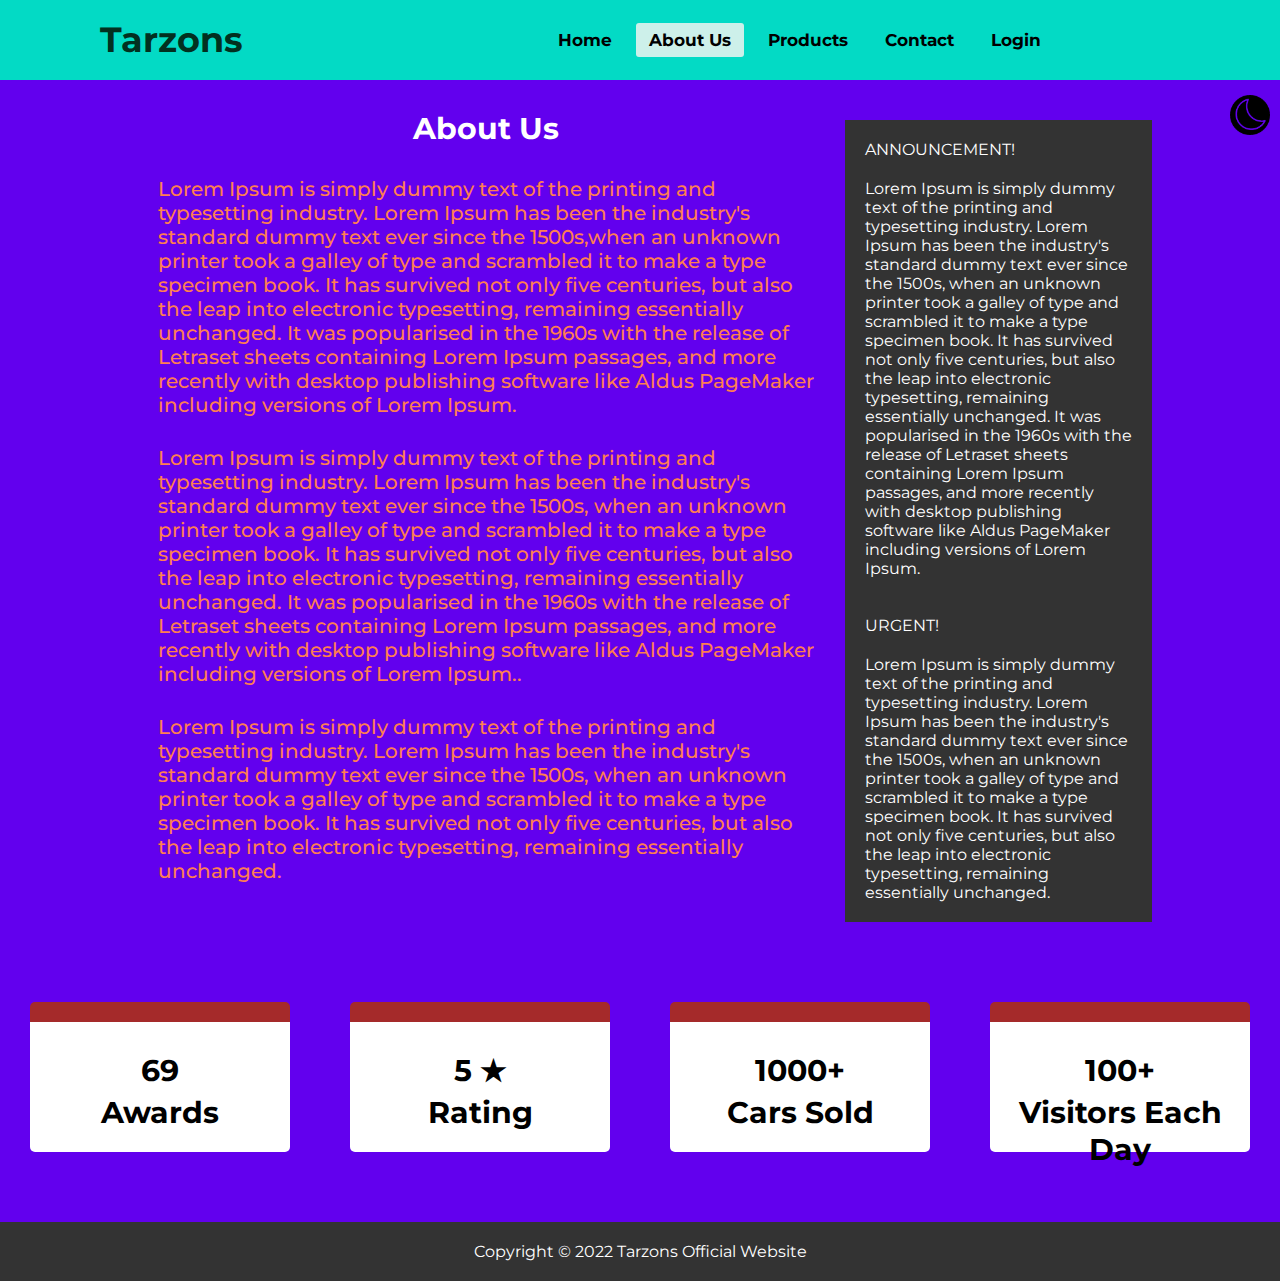
<file: about.html>
<html lang="en">
  <head>
    <meta charset="UTF-8" />
    <meta http-equiv="X-UA-Compatible" content="IE=edge" />
    <meta name="viewport" content="width=device-width, initial-scale=1.0" />
    <title>Document</title>
    <link rel="preconnect" href="https://fonts.googleapis.com" />
    <link rel="preconnect" href="https://fonts.gstatic.com" crossorigin />
    <link
      href="https://fonts.googleapis.com/css?family=Montserrat"
      rel="stylesheet"
    />
    <link
      href="https://fonts.googleapis.com/css?family=Poppins"
      rel="stylesheet"
    />
    <link rel="icon" type="image/x-icon" href="/img/favicon.png" />
  </head>
  <link rel="stylesheet" href="css/style.css" />
  <script src="index.js"></script>

  <body>
    <nav id="nav">
      <label id="name" class="name">Tarzons</label>
      <ul>
        <li><a href="/" id="a1">Home</a></li>
        <li id="hi"><a class="active" href="#" id="hi">About Us</a></li>
        <li><a href="products" id="a1">Products</a></li>
        <li><a href="contact" id="a1">Contact</a></li>
        <li><a href="user" id="a1">Login</a></li>
        <img id="moon" src="img/moon.png" class="moon" onclick="changeBG()" />
      </ul>
    </nav>
    <div class="container">
      <section class="main">
        <h1 class="aboutus">About Us</h1>
        <p class="lorem">
          Lorem Ipsum is simply dummy text of the printing and typesetting
          industry. Lorem Ipsum has been the industry's standard dummy text ever
          since the 1500s,when an unknown printer took a galley of type and
          scrambled it to make a type specimen book. It has survived not only
          five centuries, but also the leap into electronic typesetting,
          remaining essentially unchanged. It was popularised in the 1960s with
          the release of Letraset sheets containing Lorem Ipsum passages, and
          more recently with desktop publishing software like Aldus PageMaker
          including versions of Lorem Ipsum.
        </p>
        <br />
        <p class="lorem">
          Lorem Ipsum is simply dummy text of the printing and typesetting
          industry. Lorem Ipsum has been the industry's standard dummy text ever
          since the 1500s, when an unknown printer took a galley of type and
          scrambled it to make a type specimen book. It has survived not only
          five centuries, but also the leap into electronic typesetting,
          remaining essentially unchanged. It was popularised in the 1960s with
          the release of Letraset sheets containing Lorem Ipsum passages, and
          more recently with desktop publishing software like Aldus PageMaker
          including versions of Lorem Ipsum..
        </p>
        <br />
        <p class="lorem">
          Lorem Ipsum is simply dummy text of the printing and typesetting
          industry. Lorem Ipsum has been the industry's standard dummy text ever
          since the 1500s, when an unknown printer took a galley of type and
          scrambled it to make a type specimen book. It has survived not only
          five centuries, but also the leap into electronic typesetting,
          remaining essentially unchanged.
        </p>
      </section>
      <aside class="sidebar">
        <p style="margin-bottom: 20px">ANNOUNCEMENT!</p>
        <p>
          Lorem Ipsum is simply dummy text of the printing and typesetting
          industry. Lorem Ipsum has been the industry's standard dummy text ever
          since the 1500s, when an unknown printer took a galley of type and
          scrambled it to make a type specimen book. It has survived not only
          five centuries, but also the leap into electronic typesetting,
          remaining essentially unchanged. It was popularised in the 1960s with
          the release of Letraset sheets containing Lorem Ipsum passages, and
          more recently with desktop publishing software like Aldus PageMaker
          including versions of Lorem Ipsum.
        </p>
        <br />
        <br />
        <p style="margin-bottom: 20px">URGENT!</p>
        <p>
          Lorem Ipsum is simply dummy text of the printing and typesetting
          industry. Lorem Ipsum has been the industry's standard dummy text ever
          since the 1500s, when an unknown printer took a galley of type and
          scrambled it to make a type specimen book. It has survived not only
          five centuries, but also the leap into electronic typesetting,
          remaining essentially unchanged.
          <br />
        </p>
      </aside>
    </div>
    <div class="proboi">
      <div class="smallboi">
        <h1 class="number">69</h1>
        <h1 class="award">Awards</h1>
      </div>
      <div class="smallboi">
        <h1 class="number">5 &#9733;</h1>
        <h1 class="award">Rating</h1>
      </div>
      <div class="smallboi">
        <h1 class="number">1000+</h1>
        <h1 class="award">Cars Sold</h1>
      </div>
      <div class="smallboi">
        <h1 class="number">100+</h1>
        <h1 class="award">Visitors Each Day</h1>
      </div>
    </div>
    <footer>
      <p>Copyright &copy; 2022 Tarzons Official Website</p>
    </footer>
  </body>
</html>
</file>
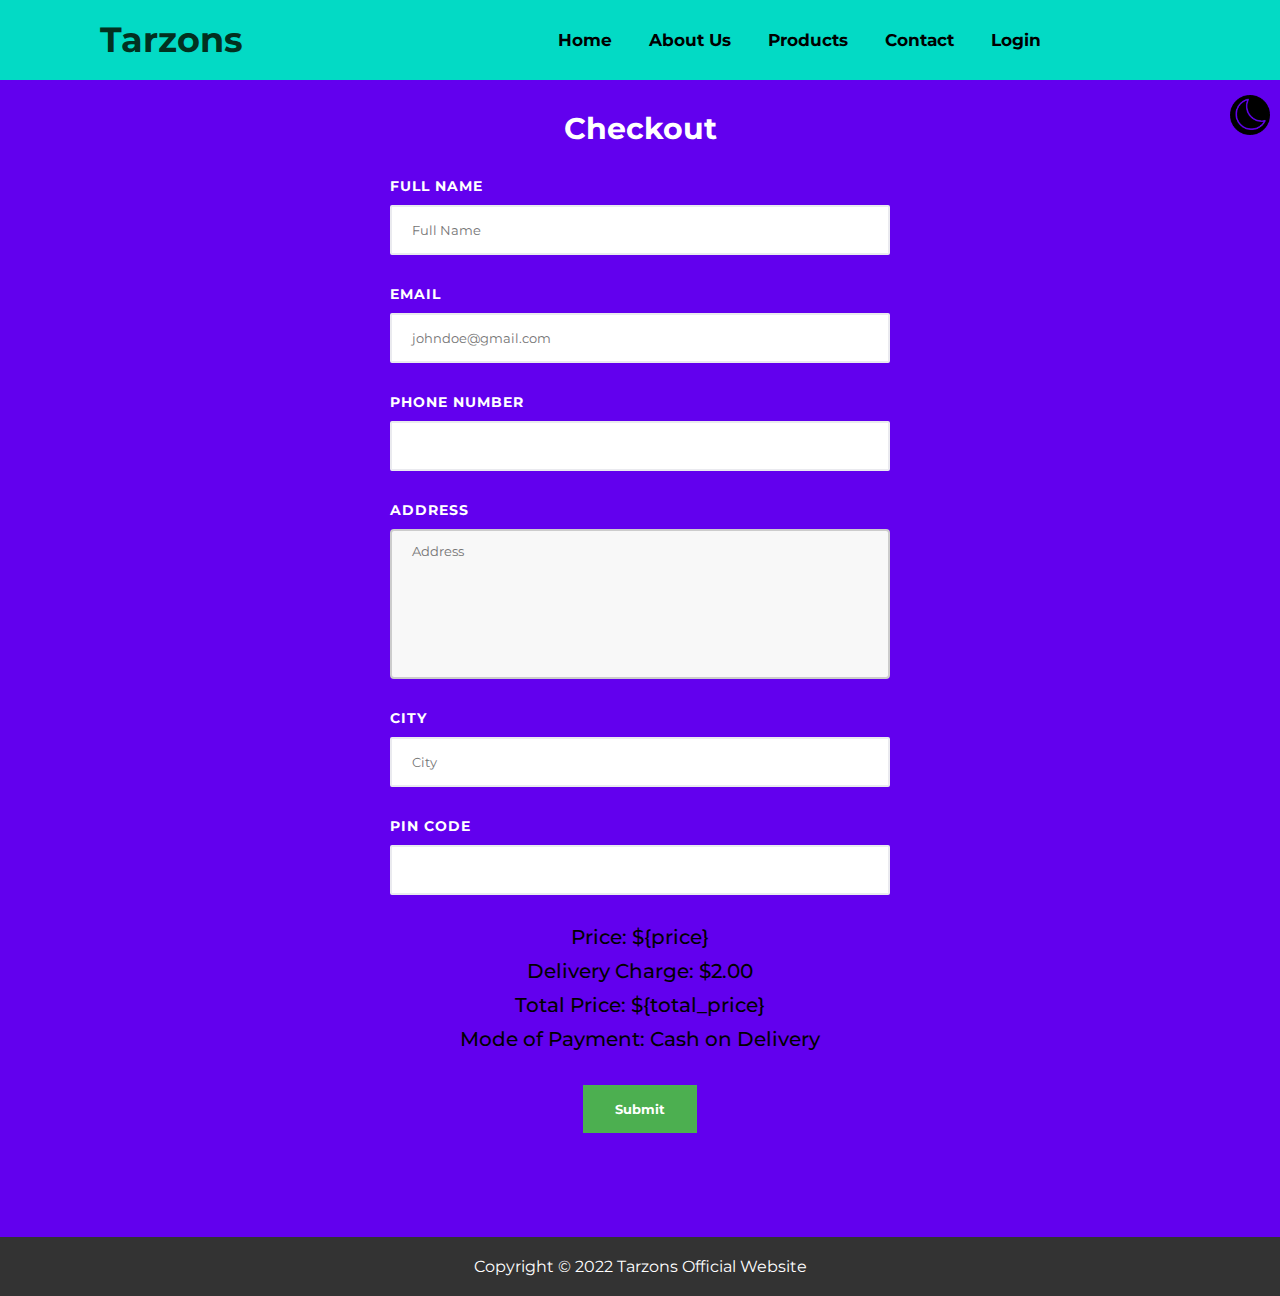
<file: checkout.html>
<html lang="en">
  <head>
    <meta charset="UTF-8" />
    <meta http-equiv="X-UA-Compatible" content="IE=edge" />
    <meta name="viewport" content="width=device-width, initial-scale=1.0" />
    <title>Tarzons</title>
    <link rel="preconnect" href="https://fonts.googleapis.com" />
    <link rel="preconnect" href="https://fonts.gstatic.com" crossorigin />
    <link
      href="https://fonts.googleapis.com/css?family=Montserrat"
      rel="stylesheet"
    />
    <link
      href="https://fonts.googleapis.com/css?family=Poppins"
      rel="stylesheet"
    />
    <link rel="stylesheet" href="css/style.css" />
    <link rel="icon" type="image/x-icon" href="/img/favicon.png" />
  </head>

  <body>
    <nav id="nav">
      <label id="name" class="name">Tarzons</label>
      <ul>
        <li><a href="/" id="a1">Home</a></li>
        <li id="hi"><a href="about" id="hi">About Us</a></li>
        <li><a href="products" id="a1">Products</a></li>
        <li><a href="contact" id="a1">Contact</a></li>
        <li><a href="user" id="a1">Login</a></li>
        <img id="moon" src="img/moon.png" class="moon" onclick="changeBG()" />
      </ul>
    </nav>
    <h1 class="checkout">Checkout</h1>
    <form>
      <div class="input-group">
        <label for="name">Full Name</label>
        <input
          type="text"
          name="Name"
          id="Name"
          placeholder="Full Name"
          required
        />
      </div>

      <div class="input-group">
        <label for="email">Email</label>
        <input
          type="email"
          name="email"
          id="email"
          placeholder="johndoe@gmail.com"
          required
        />
      </div>

      <div class="input-group">
        <label for="phone">Phone Number</label>
        <input type="number" name="Mobile no" id="Mobile no" required />
      </div>

      <div class="input-group">
        <label for="address">Address</label>
        <textarea
          id="Address"
          name="Address"
          placeholder="Address"
          required
        ></textarea>
      </div>

      <div class="input-group">
        <label for="name">City</label>
        <input type="text" name="Name" id="Name" placeholder="City" required />
      </div>

      <div class="input-group">
        <label for="phone">Pin Code</label>
        <input type="number" name="Mobile no" id="Mobile no" required />
      </div>

      <p class="priceoof">Price: ${price}</p>
      <p class="priceoof">Delivery Charge: $2.00</p>
      <p class="priceoof">Total Price: ${total_price}</p>
      <p class="priceoof">Mode of Payment: Cash on Delivery</p>

      <div class="input-group">
        <button type="submit" value="Submit" id="submit">Submit</button>
      </div>
    </form>
    <div id="spacer" style="margin-bottom: 100px"></div>
    <footer>
      <p>Copyright &copy; 2022 Tarzons Official Website</p>
    </footer>
    <script src="index.js"></script>
  </body>
</html>
</file>
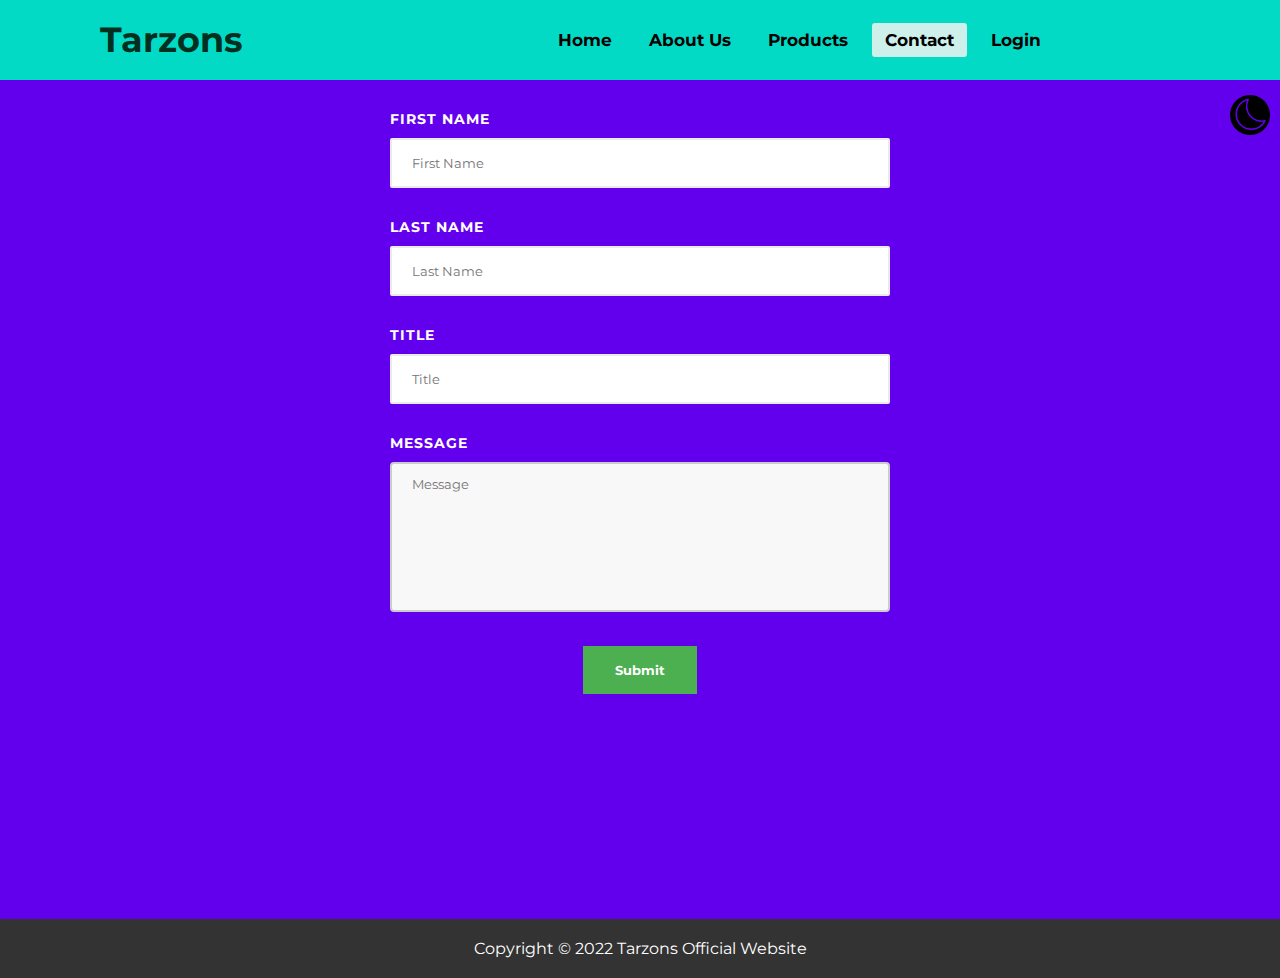
<file: contact.html>
<html lang="en">
  <head>
    <meta charset="UTF-8" />
    <meta http-equiv="X-UA-Compatible" content="IE=edge" />
    <meta name="viewport" content="width=device-width, initial-scale=1.0" />
    <title>Tarzons</title>
    <link rel="preconnect" href="https://fonts.googleapis.com" />
    <link rel="preconnect" href="https://fonts.gstatic.com" crossorigin />
    <link
      href="https://fonts.googleapis.com/css?family=Montserrat"
      rel="stylesheet"
    />
    <link
      href="https://fonts.googleapis.com/css?family=Poppins"
      rel="stylesheet"
    />
    <link rel="stylesheet" href="css/style.css" />
    <link rel="icon" type="image/x-icon" href="/img/favicon.png" />
  </head>

  <body>
    <nav id="nav">
      <label id="name" class="name">Tarzons</label>
      <ul>
        <li><a href="/" id="a1">Home</a></li>
        <li id="hi"><a href="about" id="hi">About Us</a></li>
        <li><a href="products" id="a1">Products</a></li>
        <li><a class="active" href="contact" id="a1">Contact</a></li>
        <li><a href="user" id="a1">Login</a></li>
        <img id="moon" src="img/moon.png" class="moon" onclick="changeBG()" />
      </ul>
    </nav>
    <form>
      <div class="input-group">
        <label for="name">First Name</label>
        <input
          type="text"
          name="Name"
          id="Name"
          placeholder="First Name"
          required
        />
      </div>

      <div class="input-group">
        <label for="father">Last Name</label>
        <input
          type="text"
          name="Name"
          id="Name"
          placeholder="Last Name"
          required
        />
      </div>

      <div class="input-group">
        <label for="father">Title</label>
        <input type="text" name="Name" id="Name" placeholder="Title" required />
      </div>

      <div class="input-group">
        <label for="address">Message</label>
        <textarea
          id="message"
          name="message"
          placeholder="Message"
          required
        ></textarea>
      </div>
      <div class="input-group">
        <button type="submit" value="Submit" id="submit">Submit</button>
      </div>
    </form>
    <div id="spacer" style="margin-bottom: 221px"></div>
    <footer>
      <p>Copyright &copy; 2022 Tarzons Official Website</p>
    </footer>
    <script src="index.js"></script>
  </body>
</html>
</file>
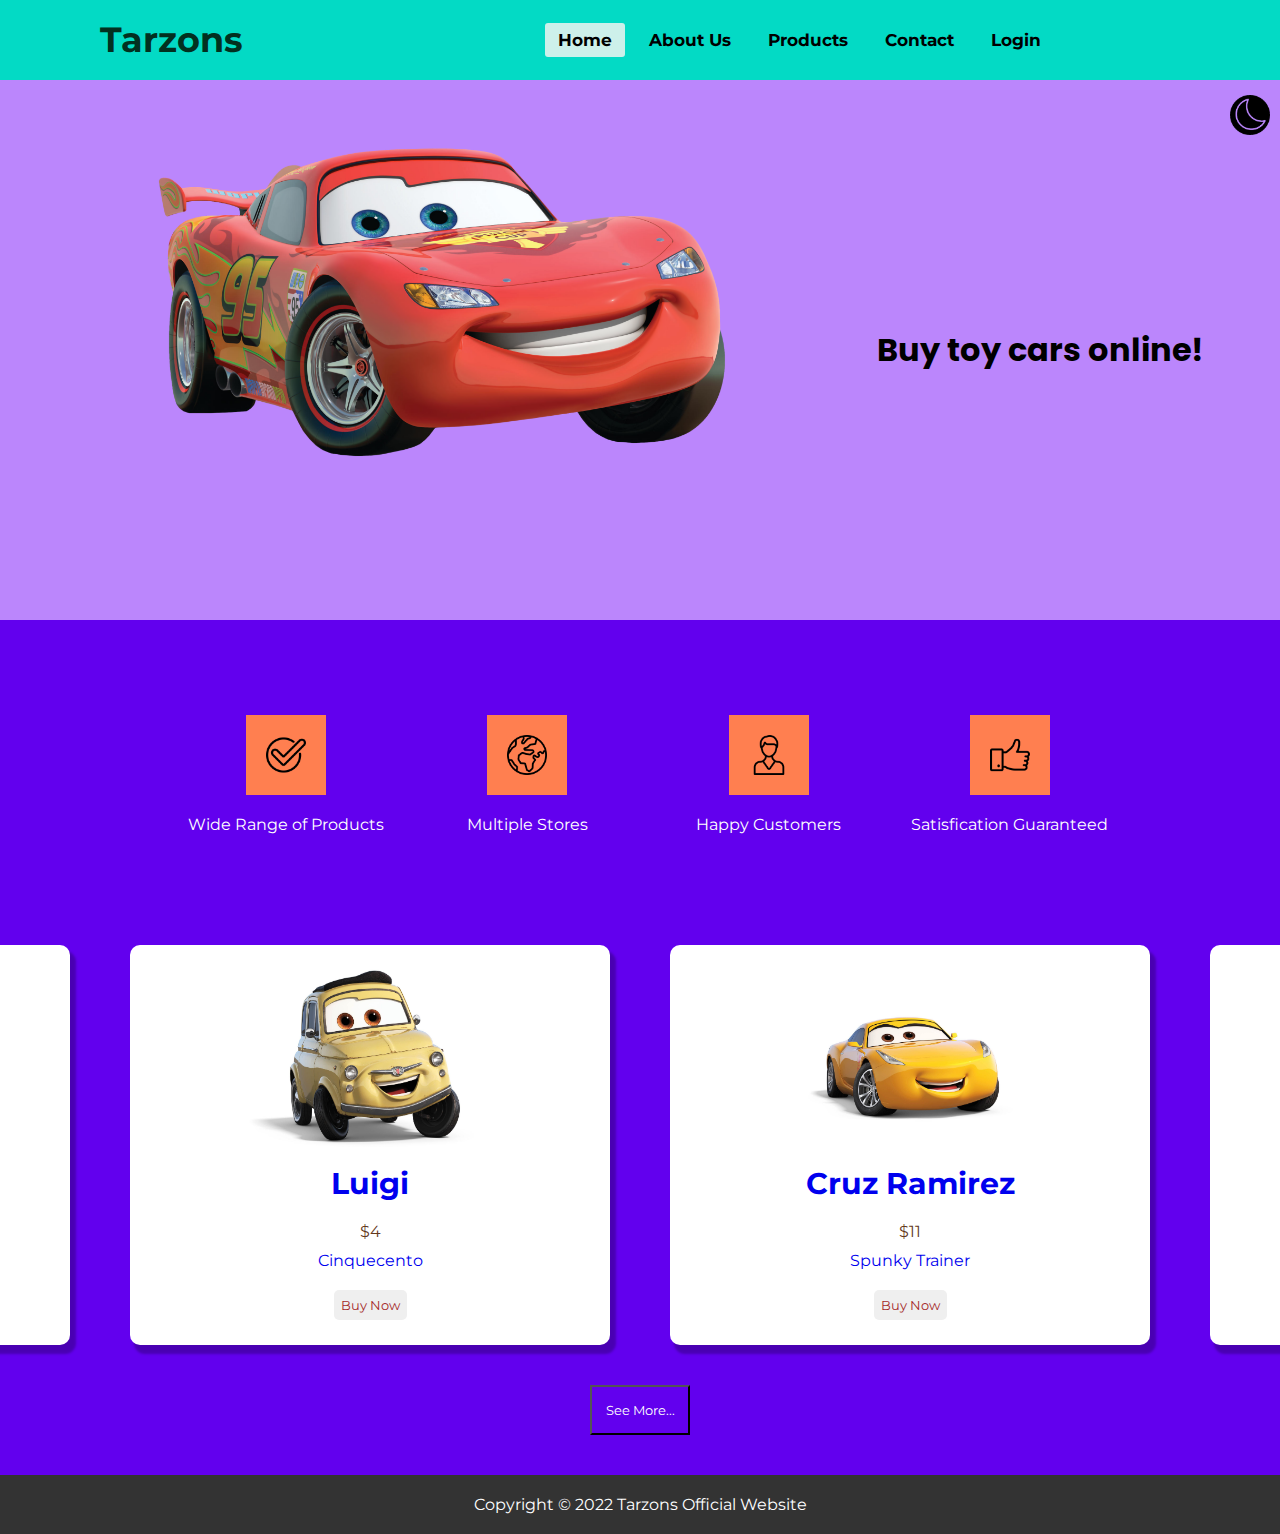
<file: home.html>
<html lang="en">
  <head>
    <meta charset="UTF-8" />
    <meta http-equiv="X-UA-Compatible" content="IE=edge" />
    <meta name="viewport" content="width=device-width, initial-scale=1.0" />
    <title>Tarzons</title>
    <link rel="preconnect" href="https://fonts.googleapis.com" />
    <link rel="preconnect" href="https://fonts.gstatic.com" crossorigin />
    <link
      href="https://fonts.googleapis.com/css?family=Montserrat"
      rel="stylesheet"
    />
    <link
      href="https://fonts.googleapis.com/css?family=Poppins"
      rel="stylesheet"
    />
    <link rel="stylesheet" href="css/style.css" />
    <link rel="icon" type="image/x-icon" href="/img/favicon.png" />
  </head>
  <body>
    <nav id="nav">
      <label id="name" class="name">Tarzons</label>
      <ul>
        <li><a class="active" href="#" id="a1">Home</a></li>
        <li id="hi"><a href="about" id="hi">About Us</a></li>
        <li><a href="products" id="a1">Products</a></li>
        <li><a href="contact" id="a1">Contact</a></li>
        <li><a href="user" id="a1">Login</a></li>
        <img id="moon" src="img/moon.png" class="moon" onclick="changeBG()" />
      </ul>
    </nav>
    <div class="showcase" id="showcase">
      <img class="img1" style="width: 700px;" src="img/1.png" />
      <div class="headingdiv">
        <h1 class="heading">Buy toy cars online!</h1>
      </div>
    </div>
    <div class="wrapper">
      <section class="usp">
        <ul>
          <li>
            <img src="img/usp.png" />
            <h2 class="usph2">Wide Range of Products</h2>
          </li>
          <li>
            <img src="img/usp2.png" />
            <h2 class="usph2">Multiple Stores</h2>
          </li>
          <li>
            <img src="img/usp4.png" />
            <h2 class="usph2">Happy Customers</h2>
          </li>
          <li>
            <img src="img/usp3.png" />
            <h2 class="usph2">Satisfication Guaranteed</h2>
          </li>
        </ul>
      </section>
      <p style="margin-bottom: 100px;"></p>
    </div>
    <a href="/products">
    <div class="products">
      <div class="cards">
        <img class="carsimg" src="img/car1.png" />
        <div class="cardscontent">
          <h2 class="headingcar">Louise Nash</h2>
          <p class="price">$7</p>
          <p class="aboutpara">Barnstormer</p>
          <button class="buybtn" type="button">Buy Now</button>
        </div>
      </div>
      <div class="cards">
        <img class="carsimg" src="img/car2.jpeg" />
        <div class="cardscontent">
          <h2 class="headingcar">Luigi</h2>
          <p class="price">$4</p>
          <p class="aboutpara">Cinquecento</p>
          <button class="buybtn" type="button">Buy Now</button>
        </div>
      </div>
      <div class="cards">
        <img class="carsimg" src="img/car3.jpeg" />
        <div class="cardscontent">
          <h2 class="headingcar">Cruz Ramirez</h2>
          <p class="price">$11</p>
          <p class="aboutpara">Spunky Trainer</p>
          <button class="buybtn" type="button">Buy Now</button>
        </div>
      </div>
      <div class="cards">
        <img class="carsimg" src="img/car4.jpeg" />
        <div class="cardscontent">
          <h2 class="headingcar">Jackson Storm</h2>
          <p class="price">$17</p>
          <p class="aboutpara">Quick, Fitter and Faster</p>
          <button class="buybtn" type="button">Buy Now</button>
        </div>
      </div>
    </div></a>
    <div class="seemore1">
      <button class="seemore" onclick=" location.href = 'products' ">
        See More...
      </button>
    </div>
    <footer>
      <p>Copyright &copy; 2022 Tarzons Official Website</p>
    </footer>
    <script src="index.js"></script>
  </body>
</html>
</file>
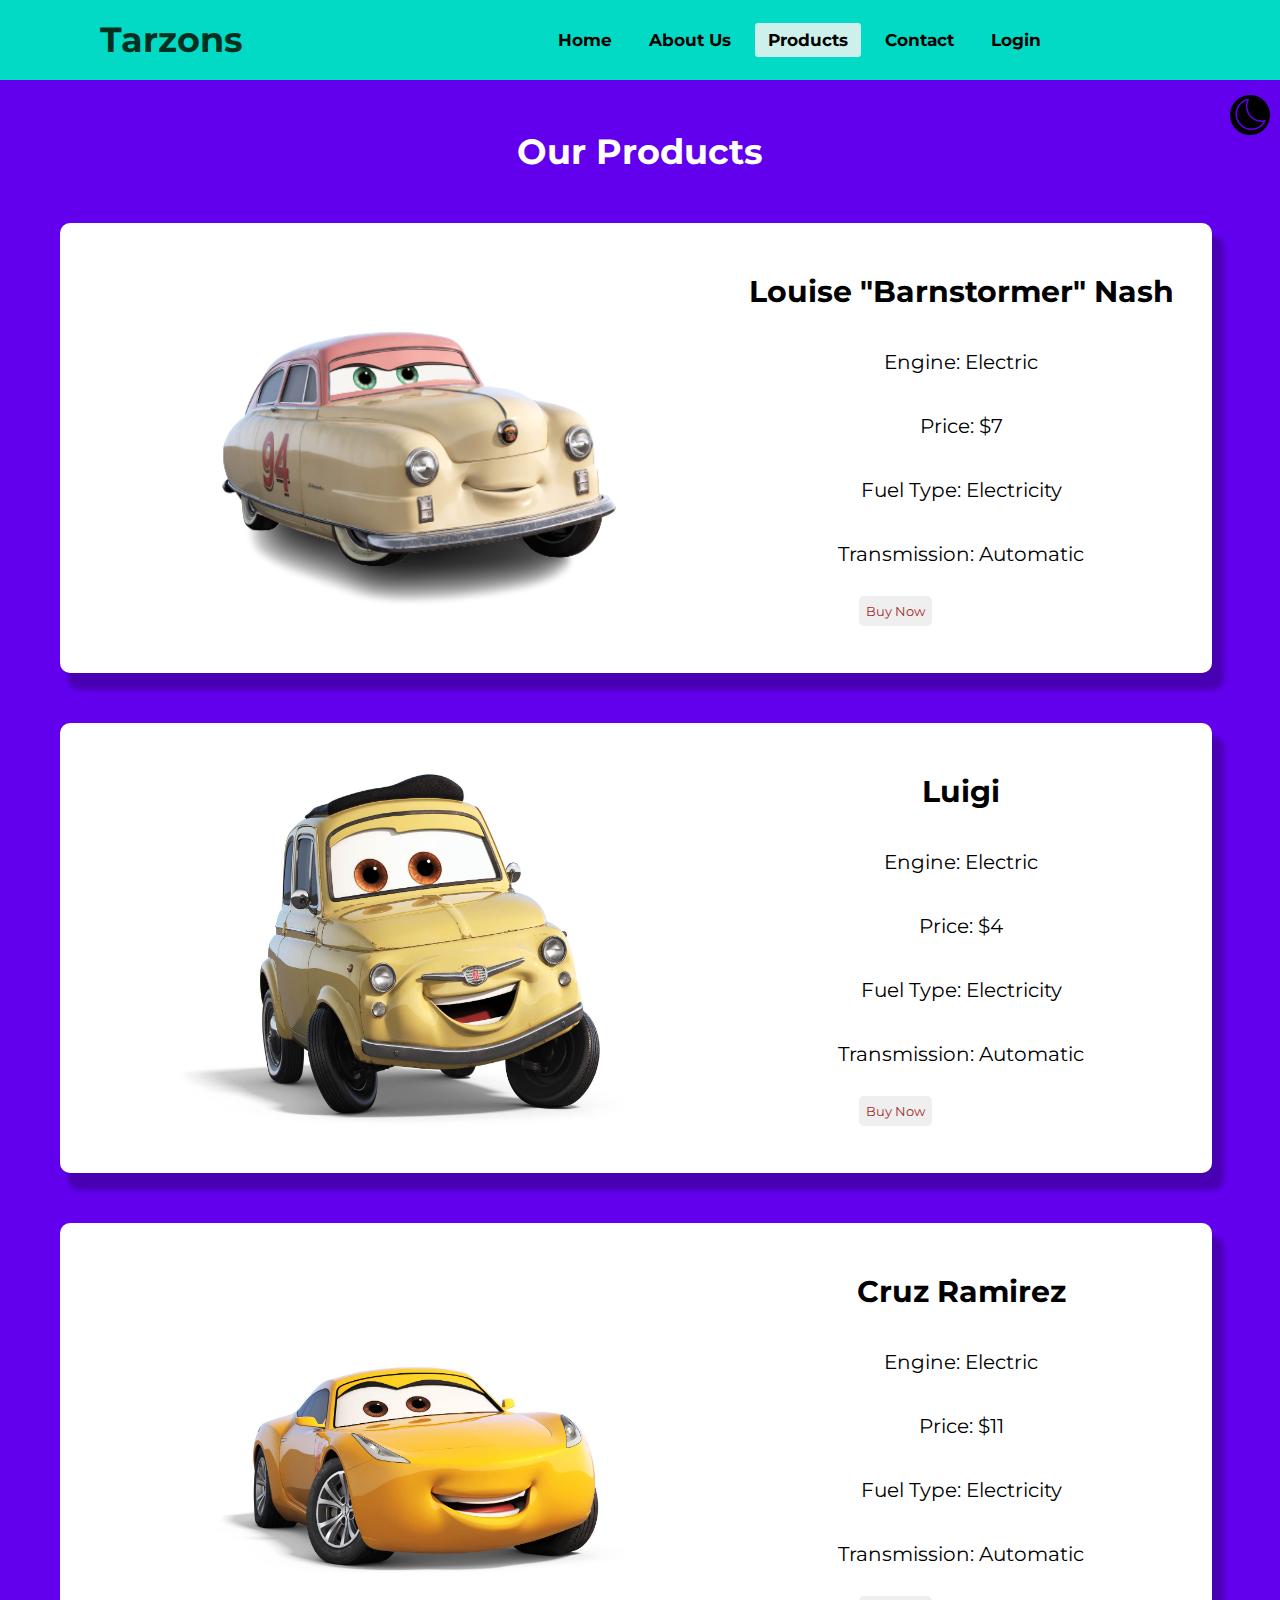
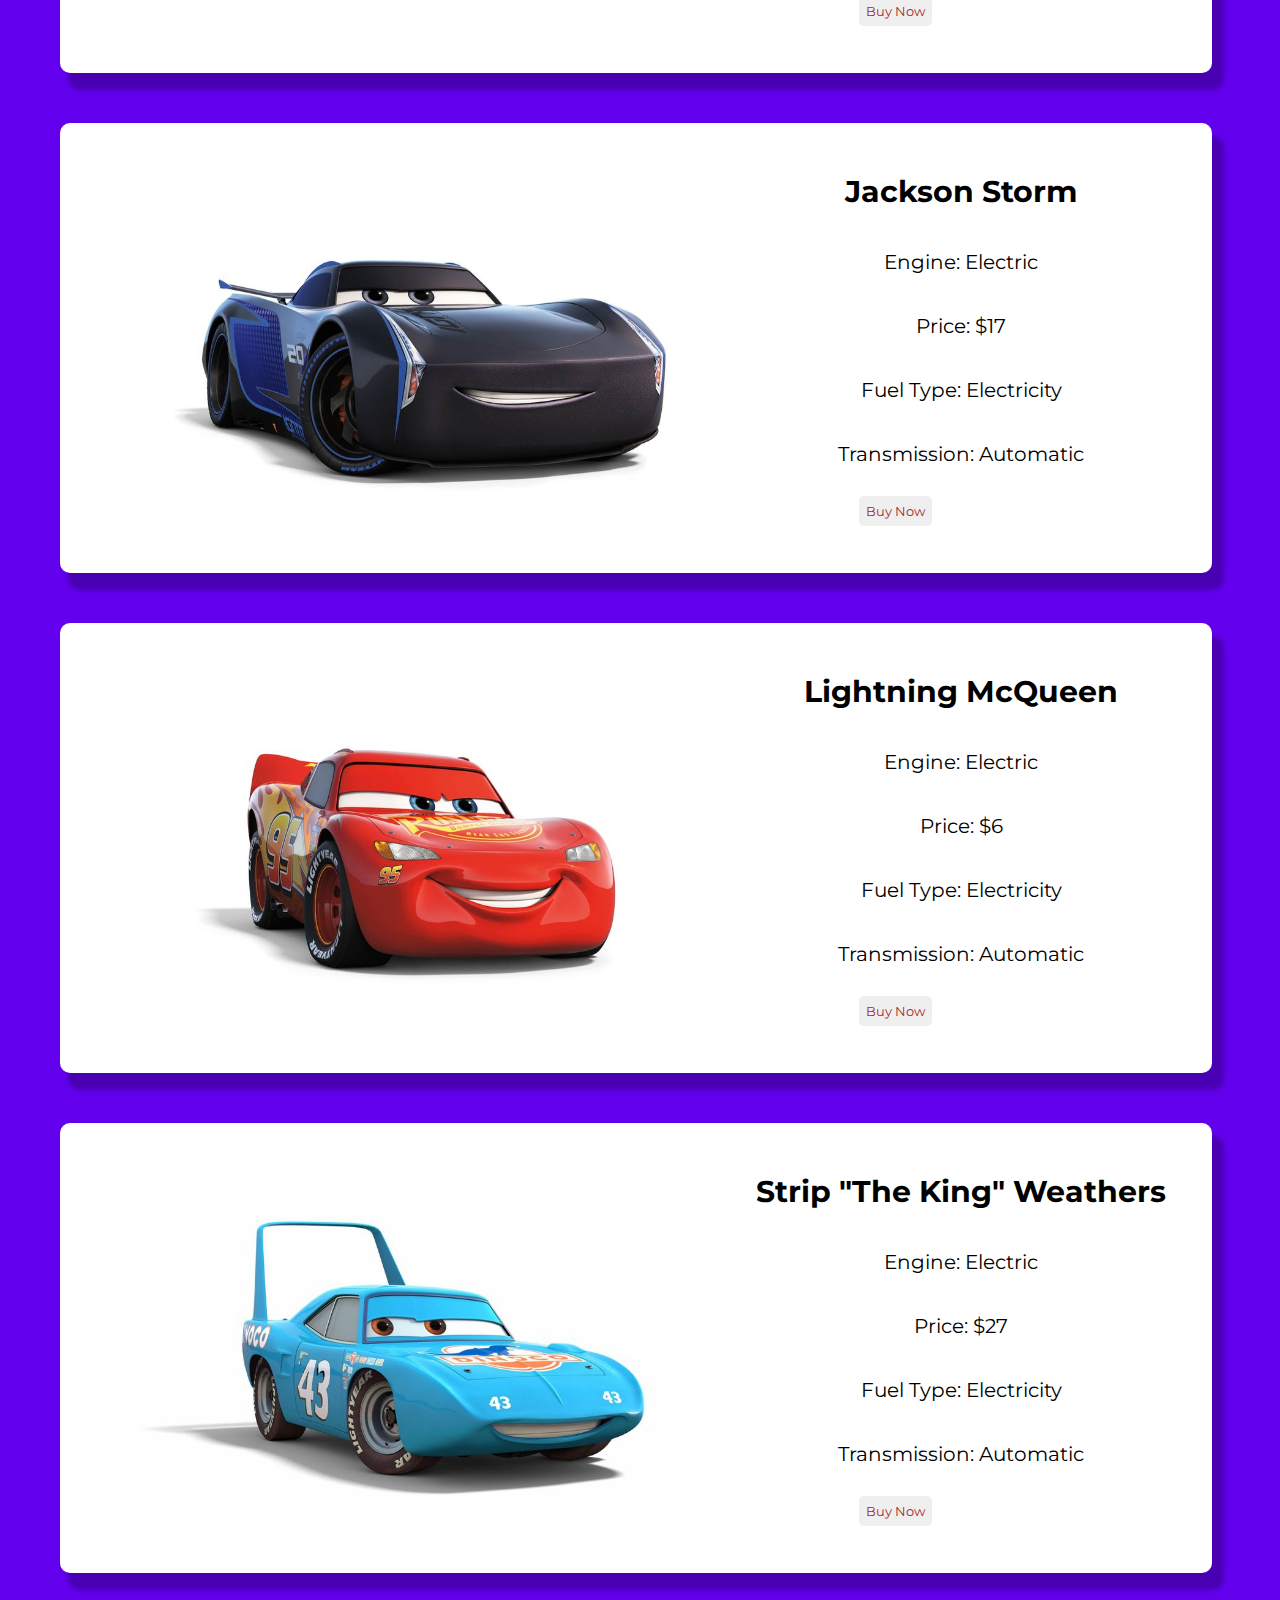
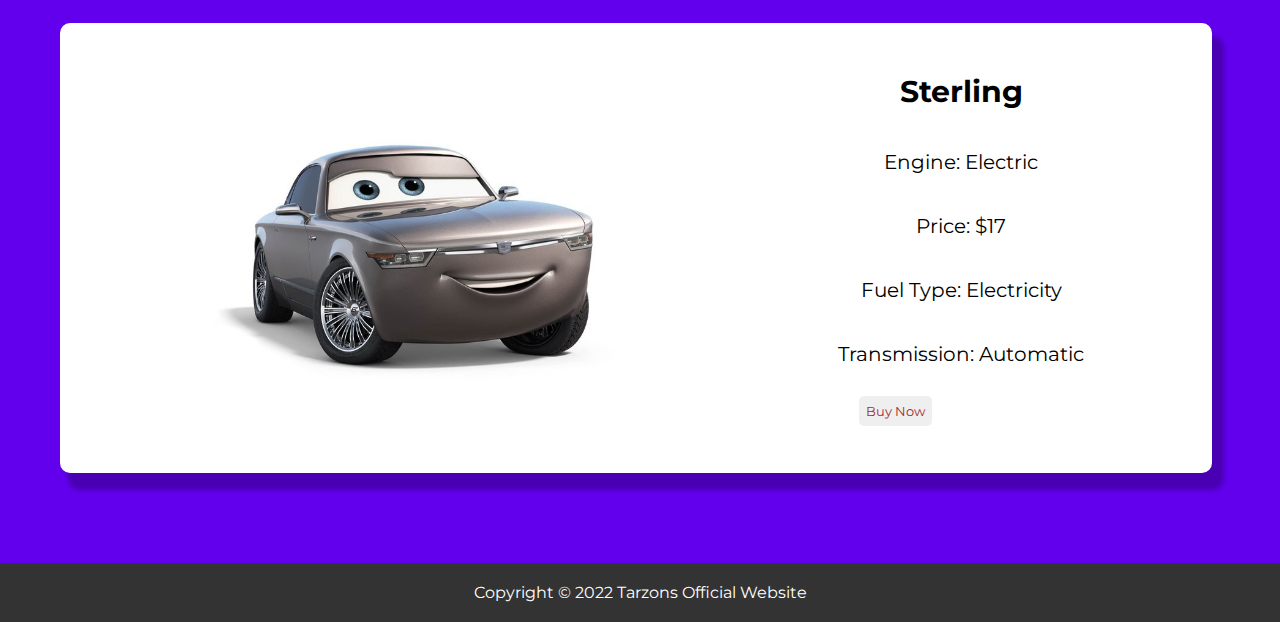
<file: products.html>
<html lang="en">
  <head>
    <meta charset="UTF-8" />
    <meta http-equiv="X-UA-Compatible" content="IE=edge" />
    <meta name="viewport" content="width=device-width, initial-scale=1.0" />
    <title>Tarzons</title>
    <link rel="preconnect" href="https://fonts.googleapis.com" />
    <link rel="preconnect" href="https://fonts.gstatic.com" crossorigin />
    <link
      href="https://fonts.googleapis.com/css?family=Montserrat"
      rel="stylesheet"
    />
    <link
      href="https://fonts.googleapis.com/css?family=Poppins"
      rel="stylesheet"
    />
    <link rel="stylesheet" href="css/style.css" />
    <link rel="icon" type="image/x-icon" href="/img/favicon.png" />
  </head>

  <body>
    <nav id="nav">
      <label id="name" class="name">Tarzons</label>
      <ul>
        <li><a href="/" id="a1">Home</a></li>
        <li id="hi"><a href="about" id="hi">About Us</a></li>
        <li><a class="active" href="#" id="a1">Products</a></li>
        <li><a href="contact" id="a1">Contact</a></li>
        <li><a href="user" id="a1">Login</a></li>
        <img id="moon" src="img/moon.png" class="moon" onclick="changeBG()" />
      </ul>
    </nav>
    <h1 class="productsheading">Our Products</h1>
    <section class="car-cards">
      <a href="/product?car=louise"><img class="carimg" style="width: 600px" src="img/car1.png"></a>
      <h1 class="carheading">Louise "Barnstormer" Nash</h1>
      <p class="description">Engine: Electric</p>
      <p class="description">Price: $7</p>
      <p class="description">Fuel Type: Electricity</p>
      <p class="description">Transmission: Automatic</p>
      <a href="/product?car=louise"><button class="buybtn1" type="button">Buy Now</button></a>
    </section>
    <section class="car-cards">
      <a href="/product?car=luigi"><img class="carimg" style="width: 600px" src="img/car2.jpeg"></a>
      <h1 class="carheading">Luigi</h1>
      <p class="description">Engine: Electric</p>
      <p class="description">Price: $4</p>
      <p class="description">Fuel Type: Electricity</p>
      <p class="description">Transmission: Automatic</p>
      <a href="/product?car=luigi"><button class="buybtn1" type="button">Buy Now</button></a>
    </section>
    <section class="car-cards">
      <a href="/product?car=cruz"><img class="carimg" style="width: 600px" src="img/car3.jpeg"></a>
      <h1 class="carheading">Cruz Ramirez</h1>
      <p class="description">Engine: Electric</p>
      <p class="description">Price: $11</p>
      <p class="description">Fuel Type: Electricity</p>
      <p class="description">Transmission: Automatic</p>
      <a href="/product?car=cruz"><button class="buybtn1" type="button">Buy Now</button></a>
    </section>
    <section class="car-cards">
      <a href="/product?car=jackson"><img class="carimg" style="width: 600px" src="img/car4.jpeg"></a>
      <h1 class="carheading">Jackson Storm</h1>
      <p class="description">Engine: Electric</p>
      <p class="description">Price: $17</p>
      <p class="description">Fuel Type: Electricity</p>
      <p class="description">Transmission: Automatic</p>
      <a href="/product?car=jackson"><button class="buybtn1" type="button">Buy Now</button></a>
    </section>
    <section class="car-cards">
      <a href="/product?car=mcqueen"><img class="carimg" style="width: 600px" src="img/car5.jpeg"></a>
      <h1 class="carheading">Lightning McQueen</h1>
      <p class="description">Engine: Electric</p>
      <p class="description">Price: $6</p>
      <p class="description">Fuel Type: Electricity</p>
      <p class="description">Transmission: Automatic</p>
      <a href="/product?car=mcqueen"><button class="buybtn1" type="button">Buy Now</button></a>
    </section>
    <section class="car-cards">
      <a href="/product?car=strip"><img class="carimg" style="width: 600px" src="img/car6.jpeg" /></a>
      <h1 class="carheading">Strip "The King" Weathers</h1>
      <p class="description">Engine: Electric</p>
      <p class="description">Price: $27</p>
      <p class="description">Fuel Type: Electricity</p>
      <p class="description">Transmission: Automatic</p>
      <a href="/product?car=strip"><button class="buybtn1" type="button">Buy Now</button></a>
    </section>
    <section class="car-cards">
      <a href="/product?car=sterling"><img class="carimg" style="width: 600px" src="img/car7.jpeg"></a>
      <h1 class="carheading">Sterling</h1>
      <p class="description">Engine: Electric</p>
      <p class="description">Price: $17</p>
      <p class="description">Fuel Type: Electricity</p>
      <p class="description">Transmission: Automatic</p>
      <a href="/product?car=sterling"><button class="buybtn1" type="button">Buy Now</button></a>
    </section>
    <footer>
      <p>Copyright &copy; 2022 Tarzons Official Website</p>
    </footer>
    <script src="index.js"></script>
  </body>
</html>
</file>
<file: css/style.css>
* {
  padding: 0;
  margin: 0;
  text-decoration: none;
  list-style: none;
  box-sizing: border-box;
  font-family: montserrat;
  box-sizing: border-box;
}

body {
  font-family: montserrat;
  background-color: #6200ee;
}

nav {
  background: #03dac5;
  height: 80px;
  width: 100%;
  display: flex;
}

label.name {
  color: #023020;
  font-size: 35px;
  line-height: 80px;
  padding: 0 100px;
  font-weight: bold;
  padding-right: 300px;
}

nav ul {
  float: right;
  margin-right: 10px;
  align-items: left;
}

nav ul li {
  display: inline-block;
  line-height: 80px;
  margin: 0 5px;
  font-weight: bold;
  font-size: 25px;
  list-style: none;
  margin-left: 1px;
  padding-left: 1px;
  text-align: left;
  justify-content: left;
  align-items: left;
}

nav ul li a {
  color: black;
  font-size: 17px;
  padding: 7px 13px;
  border-radius: 3px;
  font-weight: bold;
}

a.active,
a:hover {
  background: #cdf0ea;
}

@media screen and (max-width: 600px) {
  .nav a {
    float: none;
    width: 100%;
  }
}

.showcase {
  background-color: #bb86fc;
  width: 100%;
  height: 60%;
  display: flex;
  margin-bottom: 50px;
}

.img1 {
  margin-top: 25px;
  height: 400;
  max-width: 100%;
  margin-left: 100px;
}

.headingdiv {
  width: 100%;
  justify-self: center;
  align-self: center;
  text-align: center;
  display: inline-block;
  margin: 10px;
}

.heading {
  display: inline-block;
  text-align: right;
  font-family: "Poppins";
}

.moon,
.sun {
  height: 40px;
  width: 40px;
  float: right;
  align-items: right;
  justify-content: right;
  text-align: right;
  margin-left: 400px;
  margin-top: 15px;
}

.products {
  padding: 0 12.5%;
}

.cards {
  height: 400px;
  width: 30%;
  margin-top: 100px;
  text-align: center;
  justify-content: center;
  align-items: center;
  margin: auto;
  box-shadow: 5px 7.5px 2.5px 1px rgba(0, 0, 0, 0.25);
  border-radius: 10px;
  background-color: #ffffff;
  padding-bottom: 10px;
  margin-left: 30px;
  margin-right: 30px;
  width: 480px;
  display: inline-block;
}

.cards:hover {
  box-shadow: 10px 15px 5px 2px rgba(0, 0, 0, 0.25);
}

.carsimg {
  height: 200;
  width: 300;
  margin-top: 10px;
  border-radius: 5px;
  background-position: center;
  border-radius: 10px;
}

.headingcar {
  font-size: 30px;
  font-family: montserrat;
  margin-top: 10px;
  padding-bottom: 20px;
  font-weight: 700;
}

.aboutpara {
  padding-bottom: 10px;
  margin-top: 10px;
}

.price {
  display: flex;
  justify-content: space-around;
  color: #64391c;
}

.buybtn {
  border-radius: 5px;
  padding: 5px;
  border-color: transparent;
  color: brown;
  margin-top: 10px;
}

.products {
  display: flex;
  flex-direction: row;
  align-items: flex-start;
  justify-self: center;
  align-self: center;
  text-align: center;
  justify-content: center;
}

.profile {
  left: 0;
  right: 0;
  top: 0;
  bottom: 0;
  border-style: solid;
  border-width: 2px;
  border-color: gray;
  border-radius: 5px;
  align-items: center;
  text-align: center;
  justify-content: center;
  height: 450px;
  width: 500px;
  margin-right: auto;
  margin-left: auto;
  margin-top: 100px;
}

.profilepic {
  border-radius: 50%;
  margin-left: auto;
  margin-right: auto;
  margin-top: 20px;
  border-width: 1px;
  width: auto;
  height: 300;
}

.username {
  font-size: 30px;
  font-weight: bold;
  margin-top: 20px;
  color: white;
}

.title {
  font-size: 20px;
  font-weight: 500;
  margin-top: 20px;
  color: white;
}

.productsheading {
  align-items: center;
  text-align: center;
  justify-content: center;
  display: flex;
  margin-top: 50px;
  margin-bottom: 50px;
  font-size: 35px;
  color: white;
  font-weight: bold;
}

.car-cards {
  height: 450px;
  width: 90%;
  margin: auto;
  box-shadow: 10px 15px 5px 2px rgba(0, 0, 0, 0.25);
  border-radius: 10px;
  background-color: #ffffff;
  padding-bottom: 10px;
  display: inline-block;
  justify-content: center;
  align-items: center;
  padding: 10px;
  margin-left: 60px;
  margin-bottom: 50px;
}

.cards-cards:hover {
  box-shadow: 20px 30px 10px 4px rgba(0, 0, 0, 0.25);
}

.carimg {
  text-align: left;
  height: 400px;
  width: 350px;
  border-radius: 10px;
  width: 25%;
  float: left;
  margin: auto;
  margin-top: 10px;
  margin-left: 50px;
}

.carheading {
  font-size: 30px;
  justify-content: center;
  display: flex;
  margin-top: 40px;
  font-weight: bold;
}

.description {
  font-size: 20px;
  justify-content: center;
  display: flex;
  margin-top: 40px;
  font-weight: 400;
}

footer {
  background: #333;
  color: #fff;
  text-align: center;
  padding: 20px;
  margin-top: 40px;
}

form {
  max-width: 500px;
  width: 95%;
  margin: 0 auto;
  display: block;
}

.input-group {
  margin: 30px 0;
}

.input-group > * {
  display: block;
}

.input-group label {
  font-size: 0.9rem;
  font-weight: bold;
  color: white;
  letter-spacing: 1px;
  text-transform: uppercase;
  margin-bottom: 10px;
}

.input-group input,
.input-group select {
  margin: 7px 0;
  width: 100%;
  padding: 15px 0;
  text-indent: 20px;
  border: 2px solid #eaeaef;
  border-radius: 2px;
}

.input-group input[type="text"]:focus,
.input-group input[type="text"]:active,
.input-group input[type="email"]:focus,
.input-group input[type="email"]:active,
.input-group select:focus,
.input-group select:active {
  border-color: #2977f5;
}

.input-group:last-child {
  display: flex;
  justify-content: center;
}

button[type="submit"] {
  background-color: #4caf50;
  border: none;
  color: white;
  padding: 16px 32px;
  text-decoration: none;
  margin: 4px 2px;
  cursor: pointer;
  font-weight: bold;
}

textarea {
  width: 100%;
  height: 150px;
  padding: 12px 20px;
  box-sizing: border-box;
  border: 2px solid #ccc;
  border-radius: 4px;
  background-color: #f8f8f8;
  resize: none;
}

.buybtn1 {
  border-radius: 5px;
  padding: 5px;
  border-color: transparent;
  color: brown;
  margin-top: 30px;
  justify-content: center;
  align-items: center;
  align-self: center;
  text-align: center;
  float: right;
  margin-right: 270px;
}

.productpagecard {
  height: 90%;
  width: 80%;
  margin: auto;
  box-shadow: 10px 15px 5px 2px rgba(0, 0, 0, 0.25);
  border-radius: 10px;
  background-color: #fcf8e8;
  padding-bottom: 10px;
  display: inline-block;
  justify-content: center;
  padding: 10px;
  margin-bottom: 50px;
  margin-top: 100px;
  margin-left: 150px;
}

.herewegoagain {
  height: 150px;
  width: 150px;
  border-radius: 50%;
  width: 25%;
  float: left;
  margin-right: 30px;
  margin-top: 0;
  padding-top: 0;
  margin-left: 10px;
}

.herewegoagain1 {
  height: 150px;
  width: 150px;
  float: right;
  border-radius: 50%;
  width: 25%;
  margin-right: 30px;
  margin-top: 0;
  padding-top: 0;
}

.ahhshit {
  font-size: 36px;
  font-weight: 700;
  justify-content: center;
  text-align: center;
  margin-top: 65px;
}

.frustation {
  margin-top: 80px;
  margin-right: 10px;
  margin-left: 10px;
  font-size: 20px;
  font-weight: 100;
}

.pricetag {
  margin-top: 40px;
  justify-content: center;
  align-items: center;
  text-align: center;
  color: darkred;
  font-weight: 500;
  font-size: 32px;
}

.buybtn2 {
  border-radius: 5px;
  padding: 5px;
  border-color: transparent;
  background-color: yellow;
  color: black;
  margin-top: 30px;
  float: right;
  margin-right: 496px;
  font-size: 20px;
  border: 2px solid black;
}

hr {
  margin-top: 20px;
}

.wrapper {
  width: 96%;
  max-width: 1200px;
  margin: 0 auto;
  padding: 0 2%;
  padding-top: 25px;
  padding-bottom: 0;
  margin-bottom: 0;
}

.usp {
  margin-top: 10px;
  justify-content: center;
  align-items: center;
  padding-left: 100px;
}

.usp li {
  float: left;
  width: 23%;
  padding: 1%;
  text-align: center;
  list-style-type: none;
}

.usp li img {
  height: 80px;
  padding: 20px;
  background-color: coral;
}

.usp li h2 {
  font-size: 16px;
  font-weight: 400;
}

.usp::after {
  content: "";
  display: block;
  clear: both;
}

div {
  display: block;
}

.usph2 {
  margin-top: 20px;
  color: white;
}

.seemore {
  margin-top: 20px;
  background-color: transparent;
  text-align: center;
  height: 50px;
  width: 100px;
  color: white;
}

.seemore1 {
  text-align: center;
  margin-top: 20px;
}

.main {
  float: left;
  width: 70%;
  padding: 0px 30px;
  box-sizing: border-box;
}

.sidebar {
  float: right;
  width: 30%;
  background: #333;
  color: #fff;
  padding: 20px;
  box-sizing: border-box;
  margin-top: 40px;
}

.container {
  width: 80%;
  margin: auto;
  overflow: hidden;
}

@media (max-width: 600px) {
  #main {
    width: 100%;
    float: none;
  }

  #sidebar {
    width: 100%;
    float: none;
  }
}

.aboutus {
  font-size: 30px;
  font-weight: bold;
  justify-content: center;
  text-align: center;
  display: flex;
  margin-top: 30px;
  color: white;
  margin-bottom: 30px;
}

.lorem {
  font-size: 20px;
  font-weight: 500;
  color: coral;
  margin-top: 10px;
}

.proboi {
  display: flex;
  flex-direction: row;
  justify-content: center;
  text-align: center;
  align-items: center;
  margin-top: 50px;
}

.smallboi {
  height: 150px;
  width: 300px;
  background-color: white;
  border-radius: 5px;
  display: flex;
  align-items: center;
  margin-left: 20px;
  margin-right: 20px;
  border-top: 20px solid brown;
  flex-direction: column;
  margin: 30;
}

.number {
  margin-top: 30px;
  font-size: 30px;
  font-weight: bold;
}

.award {
  margin-top: 5px;
  font-size: 30px;
  font-weight: bold;
}

.checkout {
  font-size: 30px;
  font-weight: bold;
  display: flex;
  justify-content: center;
  text-align: center;
  align-items: center;
  margin-top: 30px;
  color: white;
}

.priceoof {
  font-size: 20px;
  font-weight: 500;
  display: flex;
  justify-content: center;
  text-align: center;
  align-items: center;
  margin-top: 10px;
  color: black;
}

@media screen and (min-width: 600px) {
  .img1 {
    width: 100%;
  }
}
</file>
